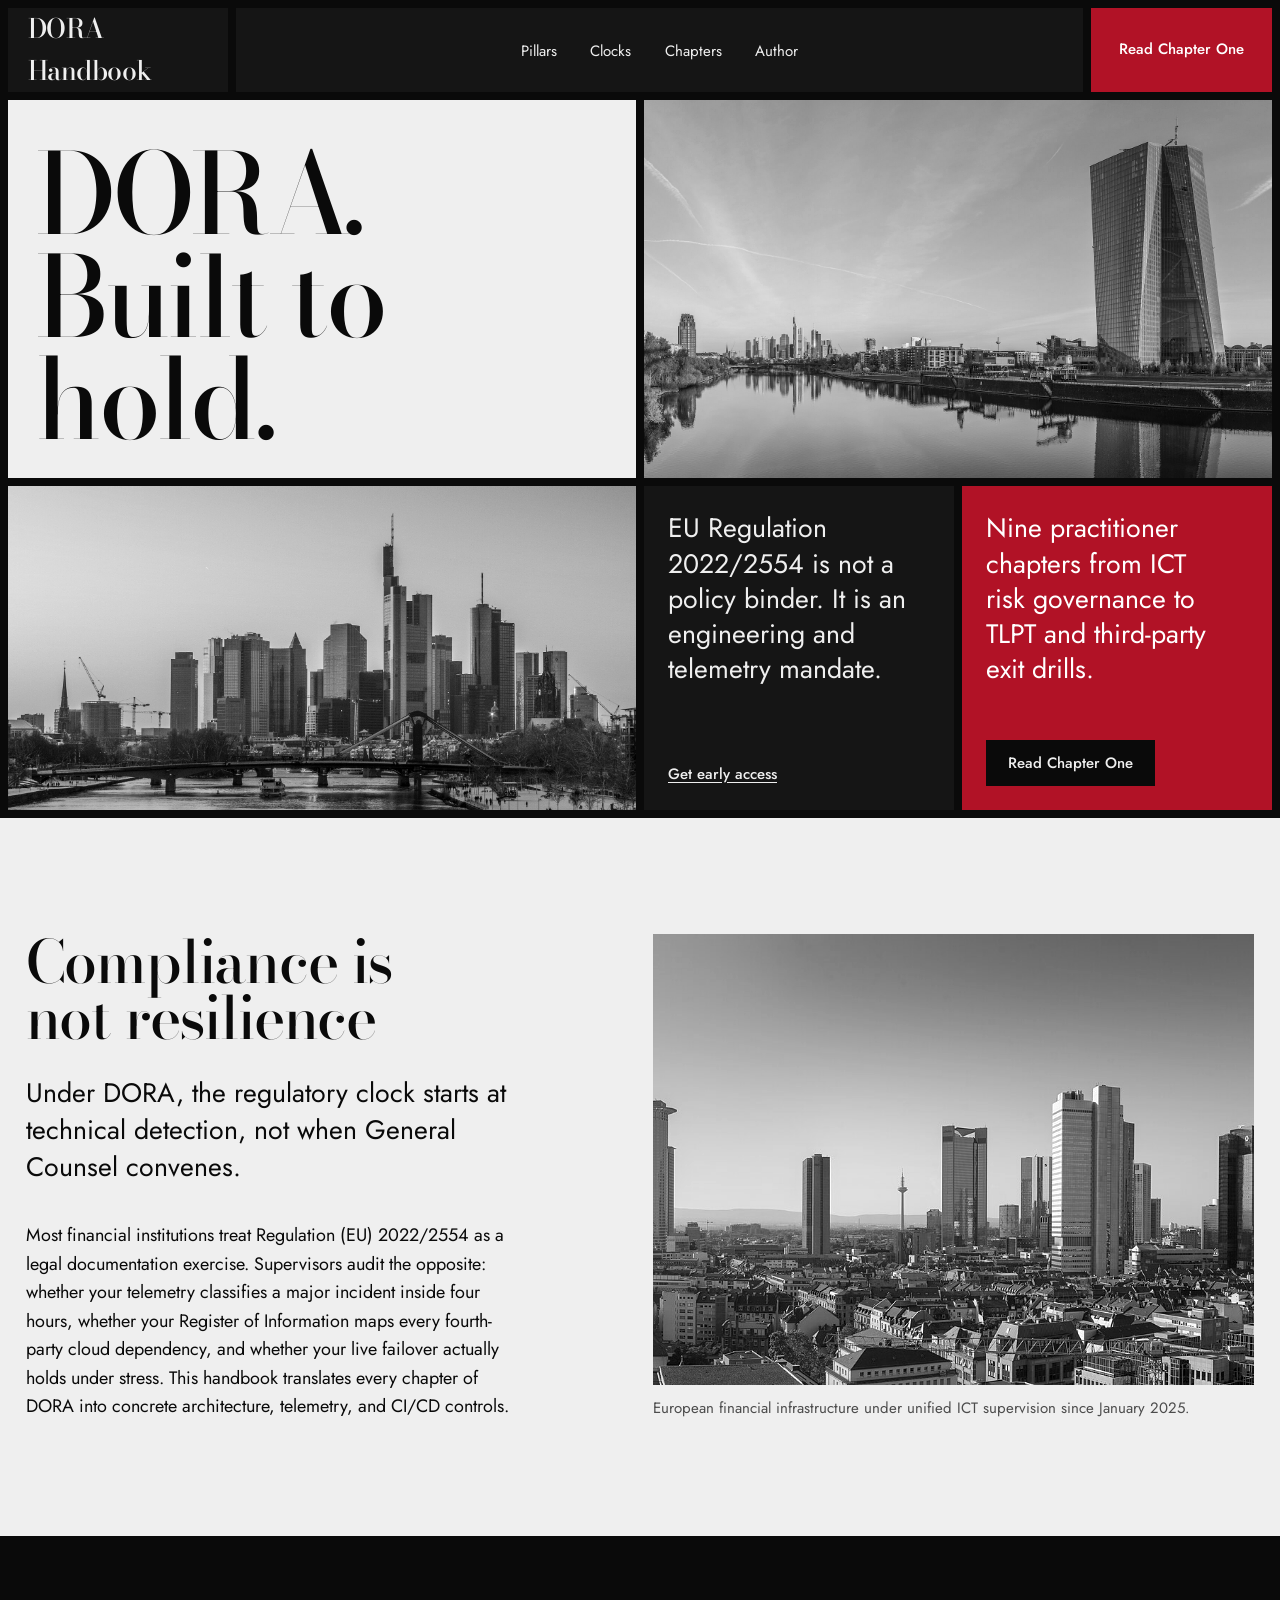
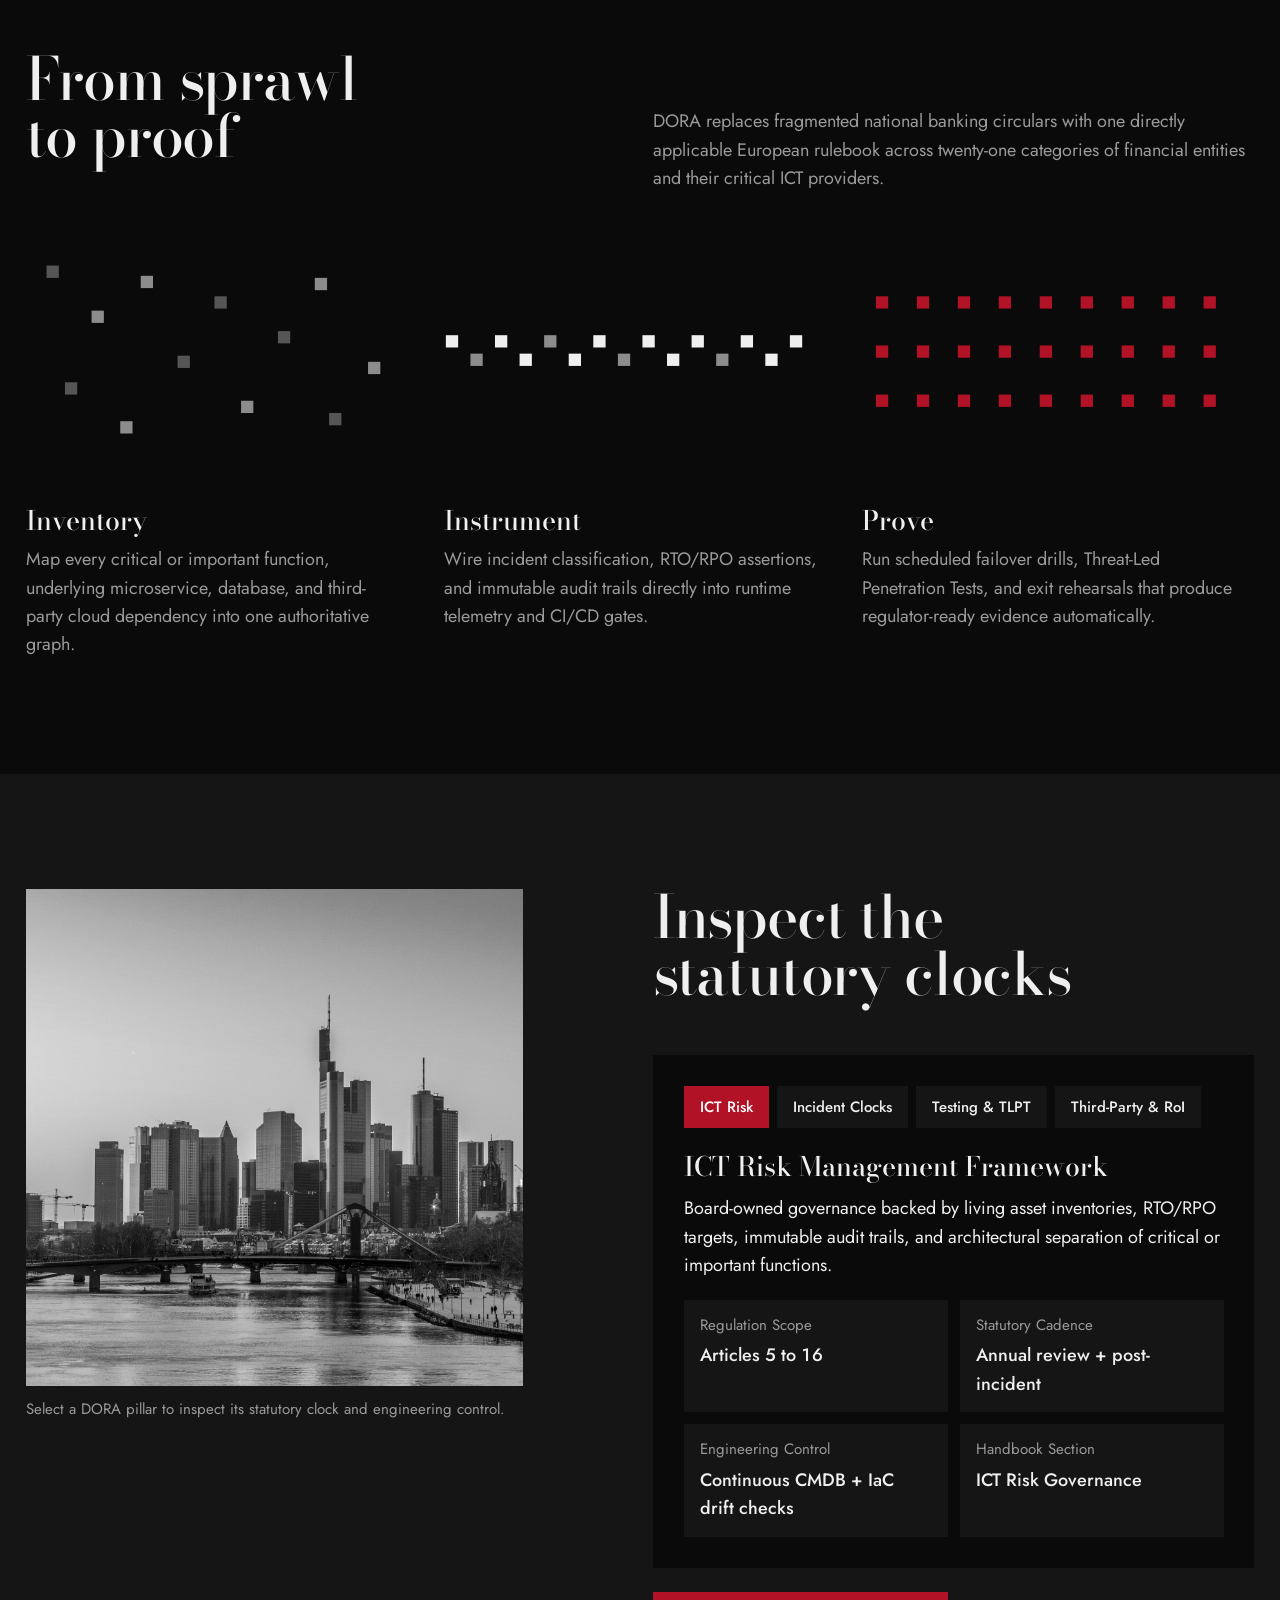
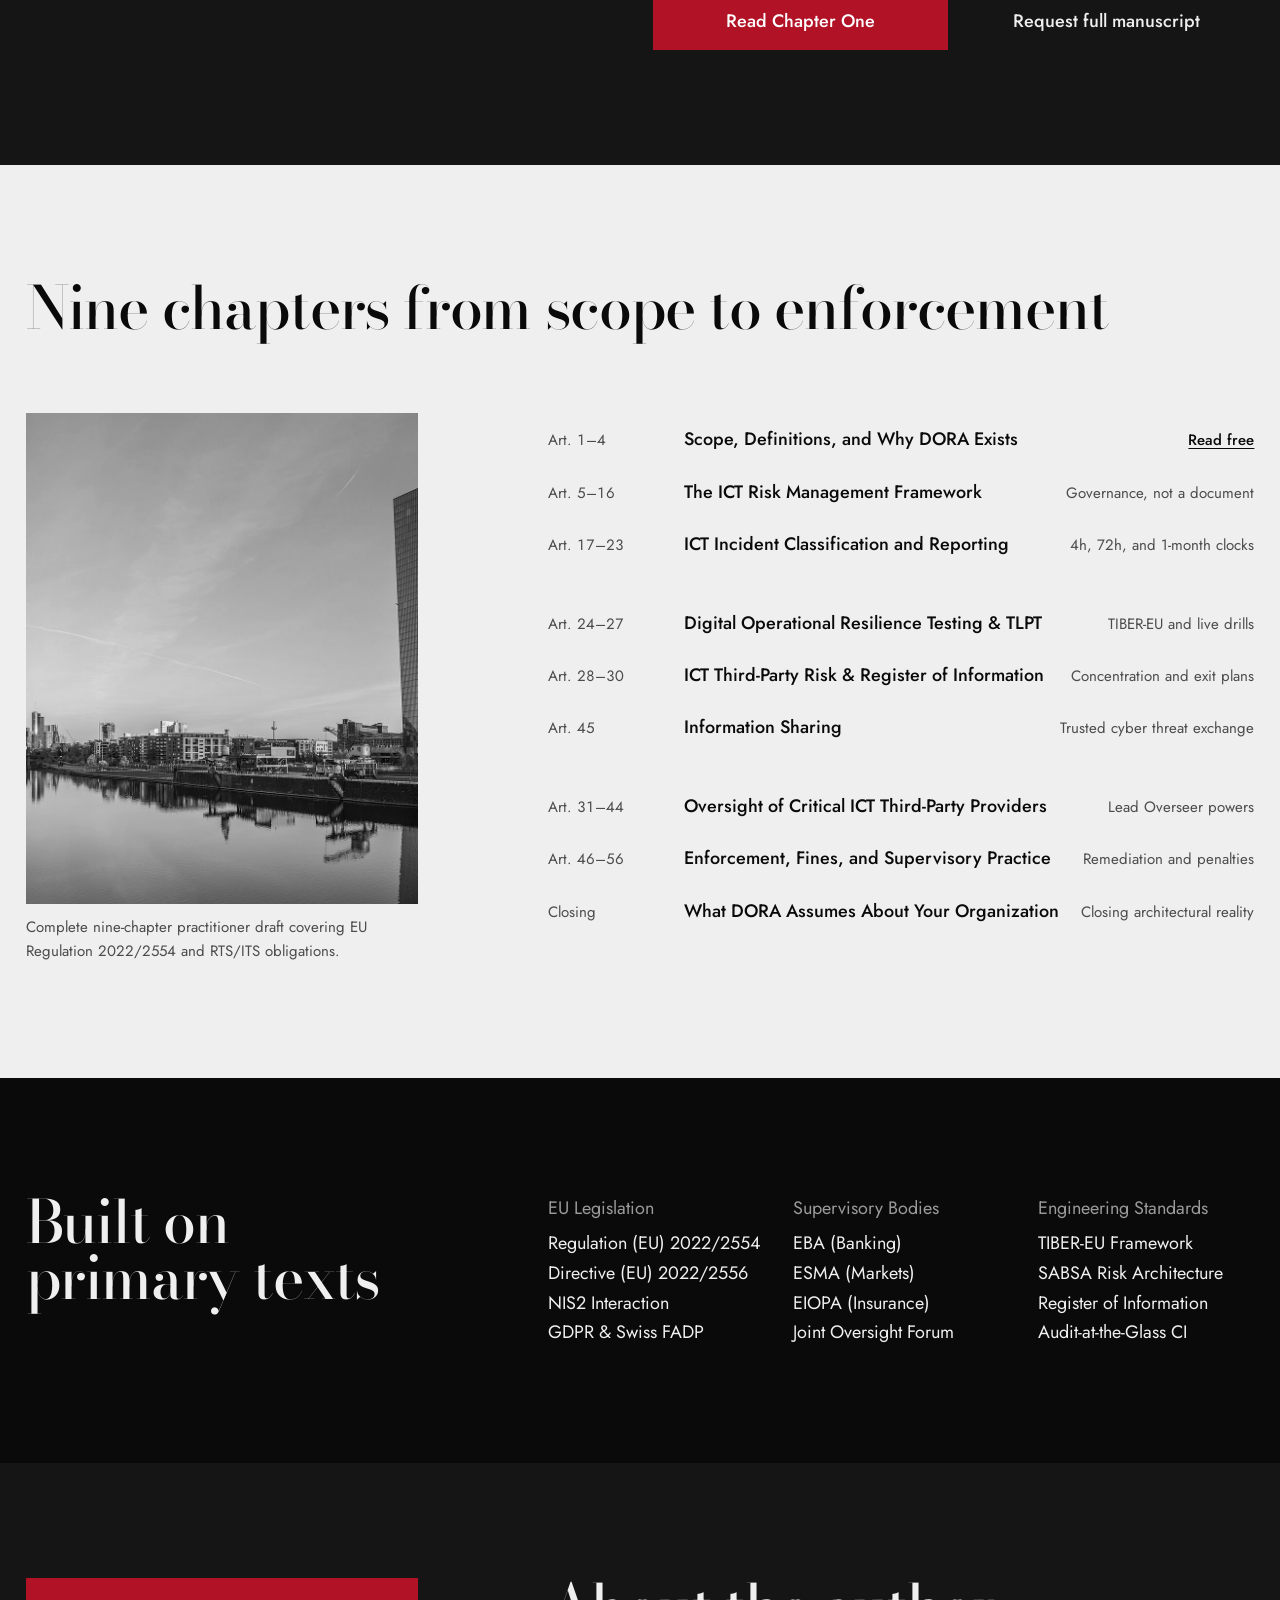
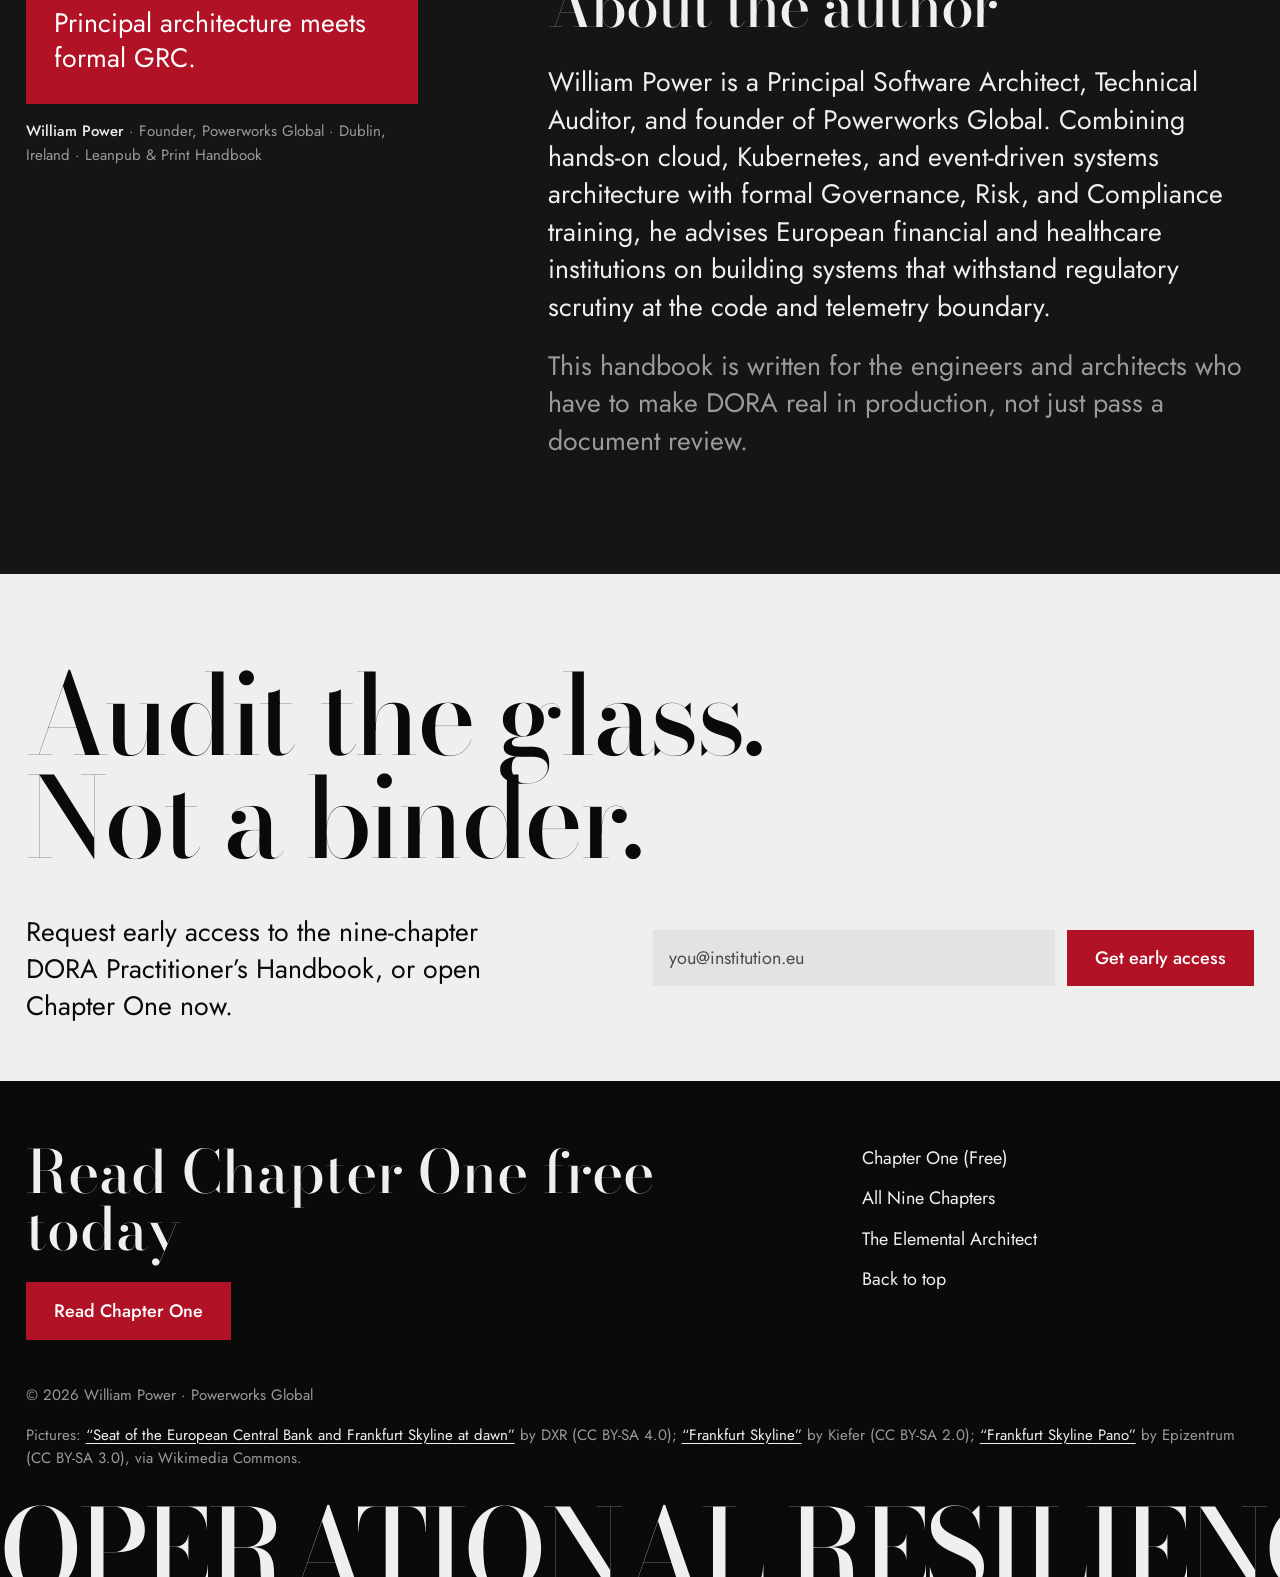
<file: docs/index.html>
<!DOCTYPE html>
<html lang="en">
<head>
  <meta charset="utf-8">
  <meta name="viewport" content="width=device-width, initial-scale=1">
  <title>Digital Operational Resilience — Practitioner’s Handbook</title>
  <meta name="description" content="An engineering and GRC practitioner’s field guide to EU Regulation 2022/2554 (DORA) for CTOs, architects, and financial institutions. By William Power.">
  <link rel="preconnect" href="https://fonts.googleapis.com">
  <link rel="preconnect" href="https://fonts.gstatic.com" crossorigin>
  <link href="https://fonts.googleapis.com/css2?family=Bodoni+Moda:ital,wght@0,500;1,500&family=Jost:wght@400;500&display=swap" rel="stylesheet">
  <link rel="stylesheet" href="styles.css">
</head>
<body>
  <!-- Hero: Two-by-two board -->
  <header id="top" class="board-shell">
    <div class="board-top">
      <a class="tile-brand" href="#top">DORA Handbook</a>
      <nav class="tile-nav" aria-label="Primary">
        <ul class="nav-links">
          <li><a href="#pillars">Pillars</a></li>
          <li><a href="#explorer">Clocks</a></li>
          <li><a href="#chapters">Chapters</a></li>
          <li><a href="#author">Author</a></li>
        </ul>
      </nav>
      <a class="tile-action" href="chapter-1.html">Read Chapter One</a>
    </div>

    <div class="board-grid">
      <div class="tile-title">
        <h1 class="hero-h1">DORA.<br>Built to hold.</h1>
      </div>

      <div class="tile-photo shutter-frame">
        <img class="photo-bw" src="assets/img/seat-of-the-european-central-bank-and.jpg" width="1920" height="1008" alt="Seat of the European Central Bank and Frankfurt financial skyline at dawn">
      </div>

      <div class="tile-photo">
        <img class="photo-bw" src="assets/img/frankfurt-skyline-16259801511.jpg" width="1920" height="1440" alt="European financial district towers in Frankfurt">
      </div>

      <div class="tile-split">
        <div class="tile-dark">
          <p class="tile-statement">EU Regulation 2022/2554 is not a policy binder. It is an engineering and telemetry mandate.</p>
          <a class="tile-cta-link" href="#get-the-book">Get early access</a>
        </div>

        <div class="tile-crimson">
          <p class="tile-statement">Nine practitioner chapters from ICT risk governance to TLPT and third-party exit drills.</p>
          <a class="btn-tile-dark" href="chapter-1.html">Read Chapter One</a>
        </div>
      </div>
    </div>
  </header>

  <main>
    <!-- Section 1: Intro — Paper field -->
    <section class="sec-intro" aria-labelledby="intro-head">
      <div class="wrap grid-12">
        <div class="intro-left">
          <div>
            <h2 id="intro-head" class="sec-head reveal">Compliance is not resilience</h2>
            <p class="intro-lead reveal" data-delay="70">
              Under DORA, the regulatory clock starts at technical detection, not when General Counsel convenes.
            </p>
          </div>
          <p class="intro-body reveal" data-delay="130">
            Most financial institutions treat Regulation (EU) 2022/2554 as a legal documentation exercise. Supervisors audit the opposite: whether your telemetry classifies a major incident inside four hours, whether your Register of Information maps every fourth-party cloud dependency, and whether your live failover actually holds under stress. This handbook translates every chapter of DORA into concrete architecture, telemetry, and CI/CD controls.
          </p>
        </div>

        <figure class="intro-right reveal" data-delay="160" style="margin: 0;">
          <img class="photo-bw" src="assets/img/frankfurt-skyline-pano-sudwest-20130618.jpg" width="1920" height="637" alt="Panoramic view of European banking towers across the Frankfurt skyline" loading="lazy" decoding="async">
          <figcaption class="caption">European financial infrastructure under unified ICT supervision since January 2025.</figcaption>
        </figure>
      </div>
    </section>

    <!-- Section 2: How it works — Many into one -->
    <section id="pillars" class="sec-pillars" aria-labelledby="pillars-head">
      <div class="wrap grid-12">
        <div class="pillars-intro">
          <h2 id="pillars-head" class="sec-head reveal">From sprawl to proof</h2>
        </div>
        <p class="pillars-note reveal" data-delay="60">
          DORA replaces fragmented national banking circulars with one directly applicable European rulebook across twenty-one categories of financial entities and their critical ICT providers.
        </p>

        <div class="pillars-svg-wrap reveal" data-delay="100" aria-hidden="true">
          <svg class="pillars-svg" viewBox="0 0 1200 220" fill="none" xmlns="http://www.w3.org/2000/svg">
            <!-- Scattered disorder (left) -->
            <rect x="20" y="24" width="12" height="12" fill="#555555"/>
            <rect x="64" y="68" width="12" height="12" fill="#8c8c8c"/>
            <rect x="38" y="138" width="12" height="12" fill="#555555"/>
            <rect x="112" y="34" width="12" height="12" fill="#8c8c8c"/>
            <rect x="148" y="112" width="12" height="12" fill="#555555"/>
            <rect x="92" y="176" width="12" height="12" fill="#8c8c8c"/>
            <rect x="184" y="54" width="12" height="12" fill="#555555"/>
            <rect x="210" y="156" width="12" height="12" fill="#8c8c8c"/>
            <rect x="246" y="88" width="12" height="12" fill="#555555"/>
            <rect x="282" y="36" width="12" height="12" fill="#8c8c8c"/>
            <rect x="296" y="168" width="12" height="12" fill="#555555"/>
            <rect x="334" y="118" width="12" height="12" fill="#8c8c8c"/>
            <!-- Compressed horizontal ribbon (middle) -->
            <rect x="410" y="92" width="12" height="12" fill="#efefef"/>
            <rect x="434" y="110" width="12" height="12" fill="#8c8c8c"/>
            <rect x="458" y="92" width="12" height="12" fill="#efefef"/>
            <rect x="482" y="110" width="12" height="12" fill="#efefef"/>
            <rect x="506" y="92" width="12" height="12" fill="#8c8c8c"/>
            <rect x="530" y="110" width="12" height="12" fill="#efefef"/>
            <rect x="554" y="92" width="12" height="12" fill="#efefef"/>
            <rect x="578" y="110" width="12" height="12" fill="#8c8c8c"/>
            <rect x="602" y="92" width="12" height="12" fill="#efefef"/>
            <rect x="626" y="110" width="12" height="12" fill="#efefef"/>
            <rect x="650" y="92" width="12" height="12" fill="#efefef"/>
            <rect x="674" y="110" width="12" height="12" fill="#8c8c8c"/>
            <rect x="698" y="92" width="12" height="12" fill="#efefef"/>
            <rect x="722" y="110" width="12" height="12" fill="#efefef"/>
            <rect x="746" y="92" width="12" height="12" fill="#efefef"/>
            <!-- Ordered crimson grid (right) -->
            <rect x="830" y="54" width="12" height="12" fill="#b11226"/>
            <rect x="870" y="54" width="12" height="12" fill="#b11226"/>
            <rect x="910" y="54" width="12" height="12" fill="#b11226"/>
            <rect x="950" y="54" width="12" height="12" fill="#b11226"/>
            <rect x="990" y="54" width="12" height="12" fill="#b11226"/>
            <rect x="1030" y="54" width="12" height="12" fill="#b11226"/>
            <rect x="1070" y="54" width="12" height="12" fill="#b11226"/>
            <rect x="1110" y="54" width="12" height="12" fill="#b11226"/>
            <rect x="1150" y="54" width="12" height="12" fill="#b11226"/>
            <rect x="830" y="102" width="12" height="12" fill="#b11226"/>
            <rect x="870" y="102" width="12" height="12" fill="#b11226"/>
            <rect x="910" y="102" width="12" height="12" fill="#b11226"/>
            <rect x="950" y="102" width="12" height="12" fill="#b11226"/>
            <rect x="990" y="102" width="12" height="12" fill="#b11226"/>
            <rect x="1030" y="102" width="12" height="12" fill="#b11226"/>
            <rect x="1070" y="102" width="12" height="12" fill="#b11226"/>
            <rect x="1110" y="102" width="12" height="12" fill="#b11226"/>
            <rect x="1150" y="102" width="12" height="12" fill="#b11226"/>
            <rect x="830" y="150" width="12" height="12" fill="#b11226"/>
            <rect x="870" y="150" width="12" height="12" fill="#b11226"/>
            <rect x="910" y="150" width="12" height="12" fill="#b11226"/>
            <rect x="950" y="150" width="12" height="12" fill="#b11226"/>
            <rect x="990" y="150" width="12" height="12" fill="#b11226"/>
            <rect x="1030" y="150" width="12" height="12" fill="#b11226"/>
            <rect x="1070" y="150" width="12" height="12" fill="#b11226"/>
            <rect x="1110" y="150" width="12" height="12" fill="#b11226"/>
            <rect x="1150" y="150" width="12" height="12" fill="#b11226"/>
          </svg>
        </div>

        <div class="pillars-cols">
          <div class="pillar-col reveal" data-delay="0">
            <h3>Inventory</h3>
            <p>Map every critical or important function, underlying microservice, database, and third-party cloud dependency into one authoritative graph.</p>
          </div>
          <div class="pillar-col reveal" data-delay="80">
            <h3>Instrument</h3>
            <p>Wire incident classification, RTO/RPO assertions, and immutable audit trails directly into runtime telemetry and CI/CD gates.</p>
          </div>
          <div class="pillar-col reveal" data-delay="160">
            <h3>Prove</h3>
            <p>Run scheduled failover drills, Threat-Led Penetration Tests, and exit rehearsals that produce regulator-ready evidence automatically.</p>
          </div>
        </div>
      </div>
    </section>

    <!-- Section 3: Showcase — Square plate + Live DORA Pillar & Clock Explorer -->
    <section id="explorer" class="sec-showcase" aria-labelledby="explorer-head">
      <div class="wrap grid-12">
        <div class="plate-left reveal">
          <img class="photo-bw" src="assets/img/frankfurt-skyline-16259801511.jpg" width="1920" height="1440" style="object-position: 62% center;" alt="High-contrast architectural study of Frankfurt banking towers" loading="lazy" decoding="async">
          <p class="caption-dark">Select a DORA pillar to inspect its statutory clock and engineering control.</p>
        </div>

        <div class="plate-right">
          <h2 id="explorer-head" class="sec-head reveal">Inspect the statutory clocks</h2>

          <div class="dora-explorer reveal" data-delay="80" data-ui>
            <div class="tab-row" role="group" aria-label="Choose a DORA pillar">
              <button type="button" class="dora-tab" data-pillar="risk" aria-pressed="true">ICT Risk</button>
              <button type="button" class="dora-tab" data-pillar="incidents" aria-pressed="false">Incident Clocks</button>
              <button type="button" class="dora-tab" data-pillar="testing" aria-pressed="false">Testing &amp; TLPT</button>
              <button type="button" class="dora-tab" data-pillar="thirdParty" aria-pressed="false">Third-Party &amp; RoI</button>
            </div>

            <p class="explorer-title" id="dora-title">ICT Risk Management Framework</p>
            <p class="explorer-desc" id="dora-desc">Board-owned governance backed by living asset inventories, RTO/RPO targets, immutable audit trails, and architectural separation of critical or important functions.</p>

            <div class="explorer-meta">
              <div class="meta-cell">
                <span class="meta-label">Regulation Scope</span>
                <span class="meta-val" id="dora-article">Articles 5 to 16</span>
              </div>
              <div class="meta-cell">
                <span class="meta-label">Statutory Cadence</span>
                <span class="meta-val" id="dora-clock">Annual review + post-incident</span>
              </div>
              <div class="meta-cell">
                <span class="meta-label">Engineering Control</span>
                <span class="meta-val" id="dora-control">Continuous CMDB + IaC drift checks</span>
              </div>
              <div class="meta-cell">
                <span class="meta-label">Handbook Section</span>
                <span class="meta-val" id="dora-chapter">ICT Risk Governance</span>
              </div>
            </div>
          </div>

          <div class="plate-actions reveal" data-delay="140">
            <a class="btn-primary" href="chapter-1.html">Read Chapter One</a>
            <a class="btn-secondary" href="#get-the-book">Request full manuscript</a>
          </div>
        </div>
      </div>
    </section>

    <!-- Section 4: List — Nine Chapters -->
    <section id="chapters" class="sec-chapters" aria-labelledby="chapters-head">
      <div class="wrap grid-12">
        <div class="chapters-head">
          <h2 id="chapters-head" class="sec-head reveal">Nine chapters from scope to enforcement</h2>
        </div>

        <div class="chapters-photo reveal" data-delay="60">
          <img class="photo-bw" src="assets/img/seat-of-the-european-central-bank-and.jpg" width="1920" height="1008" alt="European Central Bank headquarters in Frankfurt" loading="lazy" decoding="async">
          <p class="caption">Complete nine-chapter practitioner draft covering EU Regulation 2022/2554 and RTS/ITS obligations.</p>
        </div>

        <div class="chapters-col reveal" data-delay="100">
          <ul class="chapter-list">
            <li class="chapter-row">
              <span class="ch-art">Art. 1–4</span>
              <span class="ch-name">Scope, Definitions, and Why DORA Exists</span>
              <span class="ch-meta"><a class="ch-link" href="chapter-1.html">Read free</a></span>
            </li>
            <li class="chapter-row">
              <span class="ch-art">Art. 5–16</span>
              <span class="ch-name">The ICT Risk Management Framework</span>
              <span class="ch-meta">Governance, not a document</span>
            </li>
            <li class="chapter-row">
              <span class="ch-art">Art. 17–23</span>
              <span class="ch-name">ICT Incident Classification and Reporting</span>
              <span class="ch-meta">4h, 72h, and 1-month clocks</span>
            </li>

            <li class="chapter-row group-break">
              <span class="ch-art">Art. 24–27</span>
              <span class="ch-name">Digital Operational Resilience Testing &amp; TLPT</span>
              <span class="ch-meta">TIBER-EU and live drills</span>
            </li>
            <li class="chapter-row">
              <span class="ch-art">Art. 28–30</span>
              <span class="ch-name">ICT Third-Party Risk &amp; Register of Information</span>
              <span class="ch-meta">Concentration and exit plans</span>
            </li>
            <li class="chapter-row">
              <span class="ch-art">Art. 45</span>
              <span class="ch-name">Information Sharing</span>
              <span class="ch-meta">Trusted cyber threat exchange</span>
            </li>

            <li class="chapter-row group-break">
              <span class="ch-art">Art. 31–44</span>
              <span class="ch-name">Oversight of Critical ICT Third-Party Providers</span>
              <span class="ch-meta">Lead Overseer powers</span>
            </li>
            <li class="chapter-row">
              <span class="ch-art">Art. 46–56</span>
              <span class="ch-name">Enforcement, Fines, and Supervisory Practice</span>
              <span class="ch-meta">Remediation and penalties</span>
            </li>
            <li class="chapter-row">
              <span class="ch-art">Closing</span>
              <span class="ch-name">What DORA Assumes About Your Organization</span>
              <span class="ch-meta">Closing architectural reality</span>
            </li>
          </ul>
        </div>
      </div>
    </section>

    <!-- Section 5: Proof — Plain names in columns -->
    <section id="standards" class="sec-proof" aria-labelledby="proof-head">
      <div class="wrap grid-12">
        <div class="proof-left">
          <h2 id="proof-head" class="sec-head reveal">Built on primary texts</h2>
        </div>

        <div class="proof-cols reveal" data-delay="80">
          <ul class="proof-group">
            <li>EU Legislation</li>
            <li>Regulation (EU) 2022/2554</li>
            <li>Directive (EU) 2022/2556</li>
            <li>NIS2 Interaction</li>
            <li>GDPR &amp; Swiss FADP</li>
          </ul>
          <ul class="proof-group">
            <li>Supervisory Bodies</li>
            <li>EBA (Banking)</li>
            <li>ESMA (Markets)</li>
            <li>EIOPA (Insurance)</li>
            <li>Joint Oversight Forum</li>
          </ul>
          <ul class="proof-group">
            <li>Engineering Standards</li>
            <li>TIBER-EU Framework</li>
            <li>SABSA Risk Architecture</li>
            <li>Register of Information</li>
            <li>Audit-at-the-Glass CI</li>
          </ul>
        </div>
      </div>
    </section>

    <!-- Section 6: About — Author -->
    <section id="author" class="sec-about" aria-labelledby="about-head">
      <div class="wrap grid-12">
        <div class="about-left reveal">
          <div class="about-tile">
            <p>Principal architecture meets formal GRC.</p>
          </div>
          <div class="about-facts">
            <strong>William Power</strong> · Founder, Powerworks Global · Dublin, Ireland · Leanpub &amp; Print Handbook
          </div>
        </div>

        <div class="about-right reveal" data-delay="100">
          <h2 id="about-head" class="sec-head">About the author</h2>
          <p>
            William Power is a Principal Software Architect, Technical Auditor, and founder of Powerworks Global. Combining hands-on cloud, Kubernetes, and event-driven systems architecture with formal Governance, Risk, and Compliance training, he advises European financial and healthcare institutions on building systems that withstand regulatory scrutiny at the code and telemetry boundary.
          </p>
          <p>
            This handbook is written for the engineers and architects who have to make DORA real in production, not just pass a document review.
          </p>
        </div>
      </div>
    </section>

    <!-- Section 7: CTA — Inverted to paper -->
    <section id="get-the-book" class="sec-cta" aria-labelledby="cta-head">
      <div class="wrap">
        <h2 id="cta-head" class="cta-head reveal">Audit the glass.<br>Not a binder.</h2>
      </div>

      <div class="wrap grid-12 cta-bottom">
        <p class="cta-copy reveal" data-delay="70">
          Request early access to the nine-chapter DORA Practitioner’s Handbook, or open Chapter One now.
        </p>

        <form id="dora-access-form" class="cta-form reveal" data-delay="130" novalidate>
          <label for="dora-access-email" style="position:absolute;width:1px;height:1px;overflow:hidden;clip:rect(0,0,0,0);">Work or personal email</label>
          <input id="dora-access-email" class="cta-input" type="email" name="email" placeholder="you@institution.eu" autocomplete="email" required>
          <button type="submit" class="btn-primary">Get early access</button>
          <p id="dora-access-status" class="cta-status" role="status" aria-live="polite"></p>
        </form>
      </div>
    </section>
  </main>

  <!-- Section 8: Footer -->
  <footer class="site-footer">
    <div class="wrap grid-12 footer-top">
      <div class="footer-invite reveal">
        <h2>Read Chapter One free today</h2>
        <a class="btn-primary" href="chapter-1.html">Read Chapter One</a>
      </div>

      <ul class="footer-links reveal" data-delay="90">
        <li><a href="chapter-1.html">Chapter One (Free)</a></li>
        <li><a href="#chapters">All Nine Chapters</a></li>
        <li><a href="https://willpower-hadisfar.github.io/elemental-architect-site/">The Elemental Architect</a></li>
        <li><a href="#top">Back to top</a></li>
      </ul>
    </div>

    <div class="wrap footer-credits">
      <span>© 2026 William Power · Powerworks Global</span>
      <span>
        Pictures:
        <a href="https://commons.wikimedia.org/w/index.php?curid=41624392">“Seat of the European Central Bank and Frankfurt Skyline at dawn”</a> by DXR (CC BY-SA 4.0);
        <a href="https://commons.wikimedia.org/w/index.php?curid=38246596">“Frankfurt Skyline”</a> by Kiefer (CC BY-SA 2.0);
        <a href="https://commons.wikimedia.org/w/index.php?curid=26807270">“Frankfurt Skyline Pano”</a> by Epizentrum (CC BY-SA 3.0), via Wikimedia Commons.
      </span>
    </div>

    <p class="footer-wordmark" aria-hidden="true">OPERATIONAL RESILIENCE</p>
  </footer>

  <script src="app.js" defer></script>
</body>
</html>
</file>
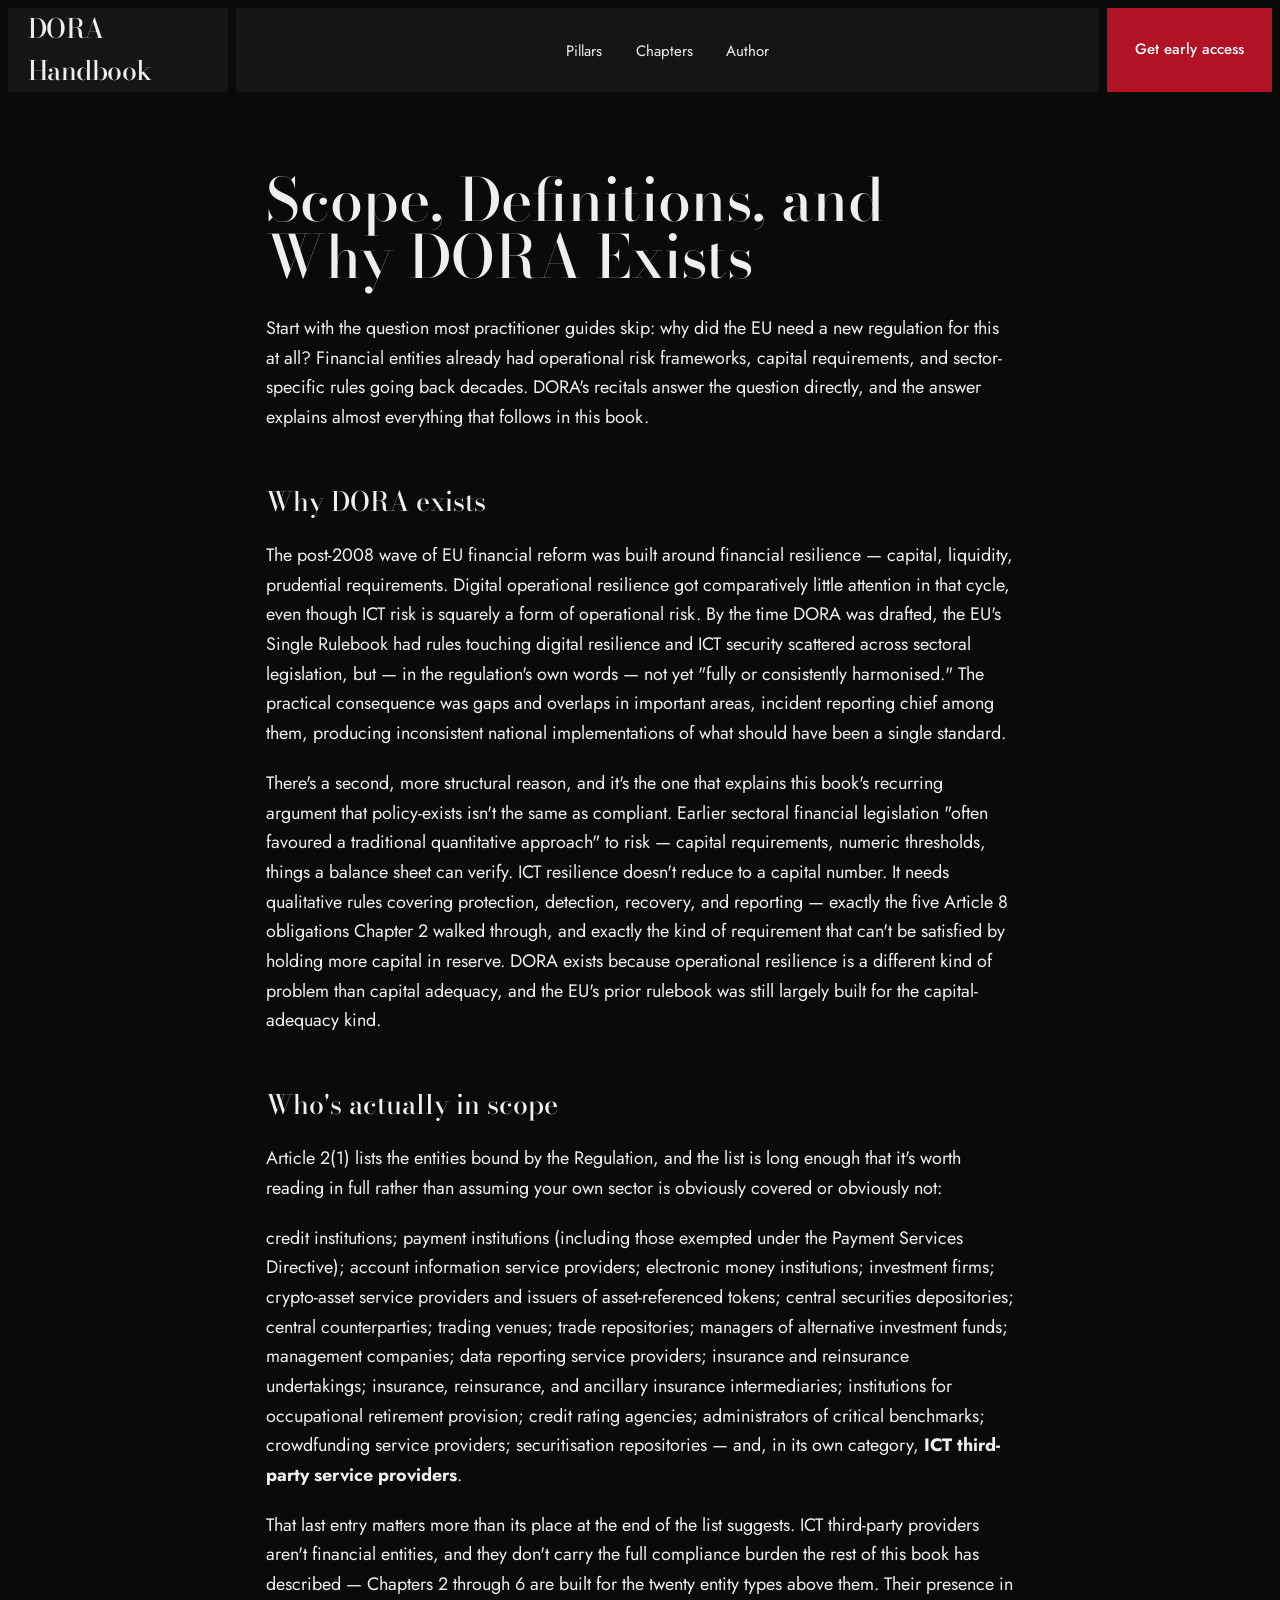
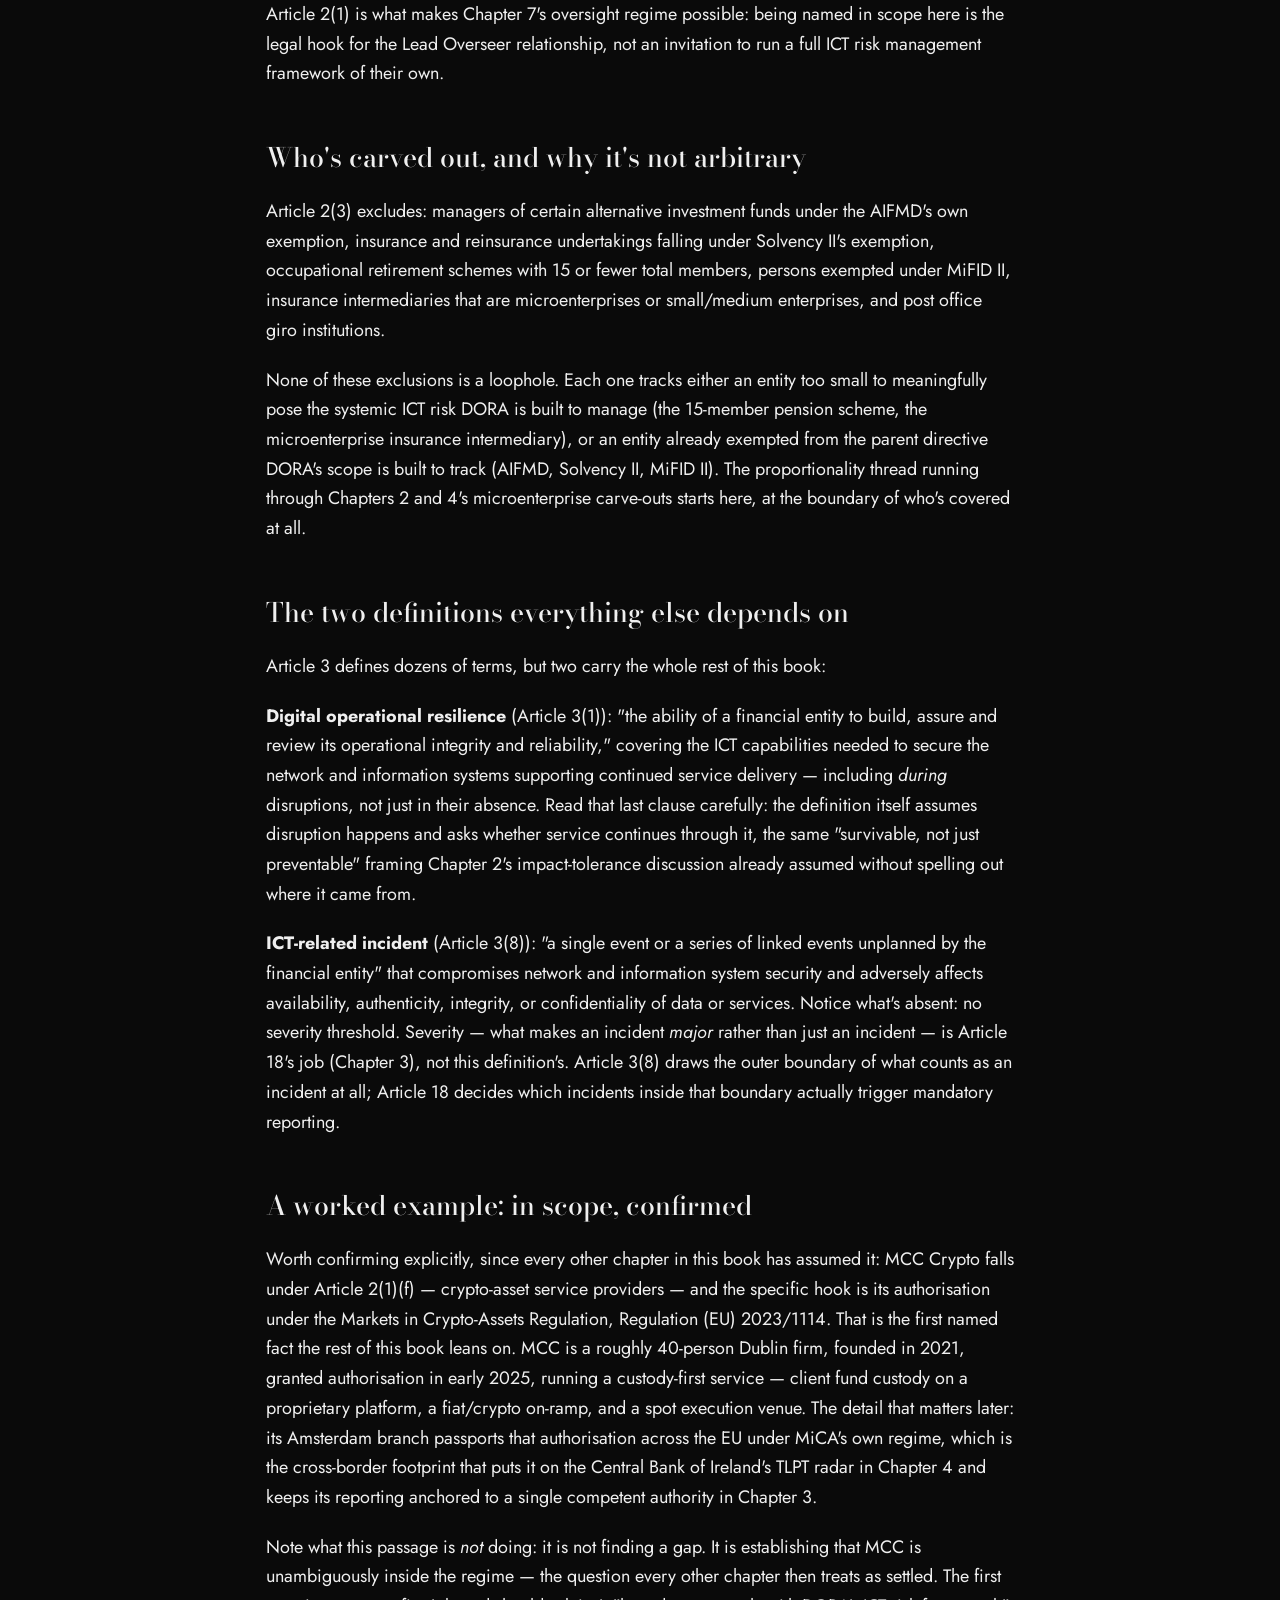
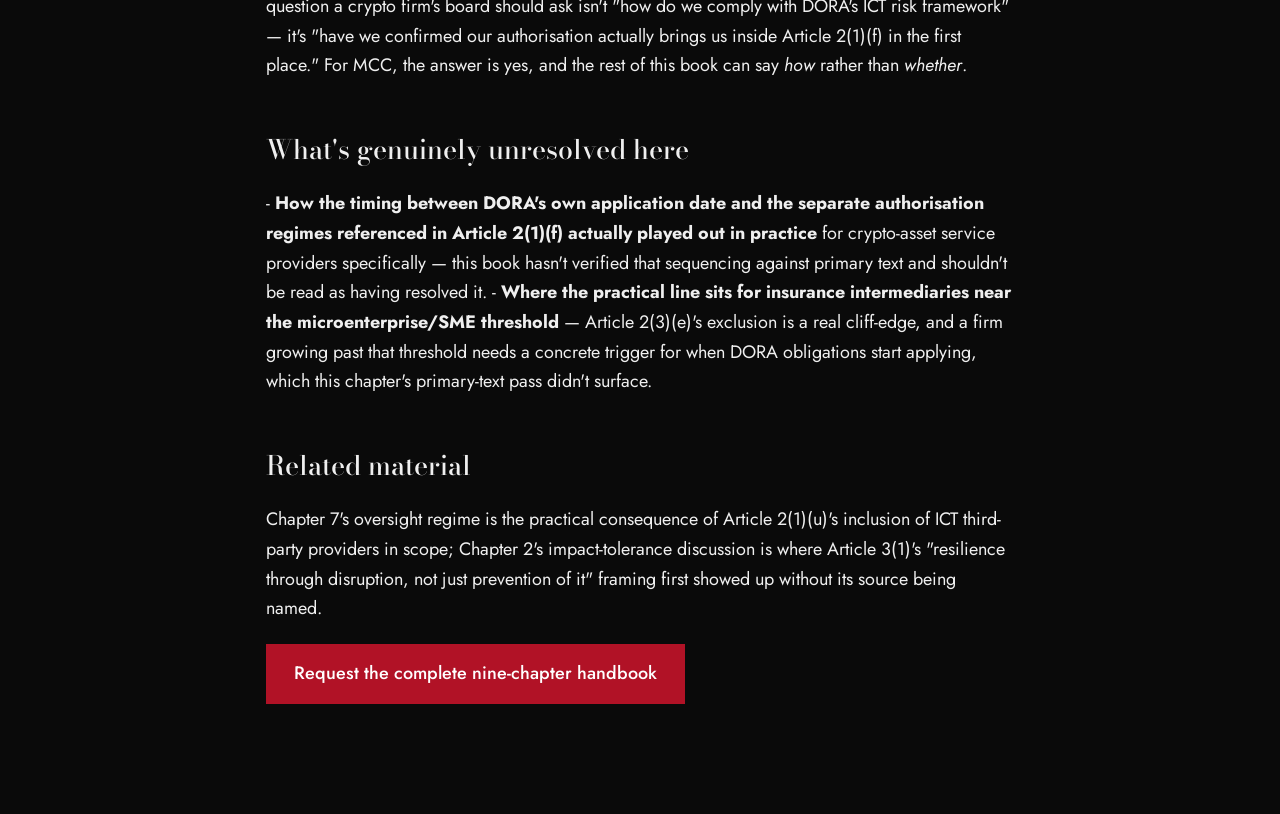
<file: docs/chapter-1.html>
<!DOCTYPE html>
<html lang="en">
<head>
  <meta charset="utf-8">
  <meta name="viewport" content="width=device-width, initial-scale=1">
  <title>Chapter One: Scope, Definitions, and Why DORA Exists</title>
  <meta name="description" content="Read Chapter One of Digital Operational Resilience: Practitioner's Handbook by William Power.">
  <link rel="preconnect" href="https://fonts.googleapis.com">
  <link rel="preconnect" href="https://fonts.gstatic.com" crossorigin>
  <link href="https://fonts.googleapis.com/css2?family=Bodoni+Moda:ital,wght@0,500;1,500&family=Jost:wght@400;500&display=swap" rel="stylesheet">
  <link rel="stylesheet" href="styles.css">
</head>
<body>
  <header class="board-shell">
    <div class="board-top">
      <a class="tile-brand" href="index.html">DORA Handbook</a>
      <nav class="tile-nav" aria-label="Primary">
        <ul class="nav-links">
          <li><a href="index.html#pillars">Pillars</a></li>
          <li><a href="index.html#chapters">Chapters</a></li>
          <li><a href="index.html#author">Author</a></li>
        </ul>
      </nav>
      <a class="tile-action" href="index.html#get-the-book">Get early access</a>
    </div>
  </header>

  <main class="wrap">
    <article class="reader-article">
      <h1>Scope, Definitions, and Why DORA Exists</h1>
      <p>Start with the question most practitioner guides skip: why did the EU need a new regulation for this at all? Financial entities already had operational risk frameworks, capital requirements, and sector-specific rules going back decades. DORA&#x27;s recitals answer the question directly, and the answer explains almost everything that follows in this book.</p>
      <h2>Why DORA exists</h2>
      <p>The post-2008 wave of EU financial reform was built around financial resilience — capital, liquidity, prudential requirements. Digital operational resilience got comparatively little attention in that cycle, even though ICT risk is squarely a form of operational risk. By the time DORA was drafted, the EU&#x27;s Single Rulebook had rules touching digital resilience and ICT security scattered across sectoral legislation, but — in the regulation&#x27;s own words — not yet &quot;fully or consistently harmonised.&quot; The practical consequence was gaps and overlaps in important areas, incident reporting chief among them, producing inconsistent national implementations of what should have been a single standard.</p>
      <p>There&#x27;s a second, more structural reason, and it&#x27;s the one that explains this book&#x27;s recurring argument that policy-exists isn&#x27;t the same as compliant. Earlier sectoral financial legislation &quot;often favoured a traditional quantitative approach&quot; to risk — capital requirements, numeric thresholds, things a balance sheet can verify. ICT resilience doesn&#x27;t reduce to a capital number. It needs qualitative rules covering protection, detection, recovery, and reporting — exactly the five Article 8 obligations Chapter 2 walked through, and exactly the kind of requirement that can&#x27;t be satisfied by holding more capital in reserve. DORA exists because operational resilience is a different kind of problem than capital adequacy, and the EU&#x27;s prior rulebook was still largely built for the capital-adequacy kind.</p>
      <h2>Who&#x27;s actually in scope</h2>
      <p>Article 2(1) lists the entities bound by the Regulation, and the list is long enough that it&#x27;s worth reading in full rather than assuming your own sector is obviously covered or obviously not:</p>
      <p>credit institutions; payment institutions (including those exempted under the Payment Services Directive); account information service providers; electronic money institutions; investment firms; crypto-asset service providers and issuers of asset-referenced tokens; central securities depositories; central counterparties; trading venues; trade repositories; managers of alternative investment funds; management companies; data reporting service providers; insurance and reinsurance undertakings; insurance, reinsurance, and ancillary insurance intermediaries; institutions for occupational retirement provision; credit rating agencies; administrators of critical benchmarks; crowdfunding service providers; securitisation repositories — and, in its own category, <strong>ICT third-party service providers</strong>.</p>
      <p>That last entry matters more than its place at the end of the list suggests. ICT third-party providers aren&#x27;t financial entities, and they don&#x27;t carry the full compliance burden the rest of this book has described — Chapters 2 through 6 are built for the twenty entity types above them. Their presence in Article 2(1) is what makes Chapter 7&#x27;s oversight regime possible: being named in scope here is the legal hook for the Lead Overseer relationship, not an invitation to run a full ICT risk management framework of their own.</p>
      <h2>Who&#x27;s carved out, and why it&#x27;s not arbitrary</h2>
      <p>Article 2(3) excludes: managers of certain alternative investment funds under the AIFMD&#x27;s own exemption, insurance and reinsurance undertakings falling under Solvency II&#x27;s exemption, occupational retirement schemes with 15 or fewer total members, persons exempted under MiFID II, insurance intermediaries that are microenterprises or small/medium enterprises, and post office giro institutions.</p>
      <p>None of these exclusions is a loophole. Each one tracks either an entity too small to meaningfully pose the systemic ICT risk DORA is built to manage (the 15-member pension scheme, the microenterprise insurance intermediary), or an entity already exempted from the parent directive DORA&#x27;s scope is built to track (AIFMD, Solvency II, MiFID II). The proportionality thread running through Chapters 2 and 4&#x27;s microenterprise carve-outs starts here, at the boundary of who&#x27;s covered at all.</p>
      <h2>The two definitions everything else depends on</h2>
      <p>Article 3 defines dozens of terms, but two carry the whole rest of this book:</p>
      <p><strong>Digital operational resilience</strong> (Article 3(1)): &quot;the ability of a financial entity to build, assure and review its operational integrity and reliability,&quot; covering the ICT capabilities needed to secure the network and information systems supporting continued service delivery — including <em>during</em> disruptions, not just in their absence. Read that last clause carefully: the definition itself assumes disruption happens and asks whether service continues through it, the same &quot;survivable, not just preventable&quot; framing Chapter 2&#x27;s impact-tolerance discussion already assumed without spelling out where it came from.</p>
      <p><strong>ICT-related incident</strong> (Article 3(8)): &quot;a single event or a series of linked events unplanned by the financial entity&quot; that compromises network and information system security and adversely affects availability, authenticity, integrity, or confidentiality of data or services. Notice what&#x27;s absent: no severity threshold. Severity — what makes an incident <em>major</em> rather than just an incident — is Article 18&#x27;s job (Chapter 3), not this definition&#x27;s. Article 3(8) draws the outer boundary of what counts as an incident at all; Article 18 decides which incidents inside that boundary actually trigger mandatory reporting.</p>
      <h2>A worked example: in scope, confirmed</h2>
      <p>Worth confirming explicitly, since every other chapter in this book has assumed it: MCC Crypto falls under Article 2(1)(f) — crypto-asset service providers — and the specific hook is its authorisation under the Markets in Crypto-Assets Regulation, Regulation (EU) 2023/1114. That is the first named fact the rest of this book leans on. MCC is a roughly 40-person Dublin firm, founded in 2021, granted authorisation in early 2025, running a custody-first service — client fund custody on a proprietary platform, a fiat/crypto on-ramp, and a spot execution venue. The detail that matters later: its Amsterdam branch passports that authorisation across the EU under MiCA&#x27;s own regime, which is the cross-border footprint that puts it on the Central Bank of Ireland&#x27;s TLPT radar in Chapter 4 and keeps its reporting anchored to a single competent authority in Chapter 3.</p>
      <p>Note what this passage is <em>not</em> doing: it is not finding a gap. It is establishing that MCC is unambiguously inside the regime — the question every other chapter then treats as settled. The first question a crypto firm&#x27;s board should ask isn&#x27;t &quot;how do we comply with DORA&#x27;s ICT risk framework&quot; — it&#x27;s &quot;have we confirmed our authorisation actually brings us inside Article 2(1)(f) in the first place.&quot; For MCC, the answer is yes, and the rest of this book can say <em>how</em> rather than <em>whether</em>.</p>
      <h2>What&#x27;s genuinely unresolved here</h2>
      <p>- <strong>How the timing between DORA&#x27;s own application date and the separate authorisation regimes referenced in Article 2(1)(f) actually played out in practice</strong> for crypto-asset service providers specifically — this book hasn&#x27;t verified that sequencing against primary text and shouldn&#x27;t be read as having resolved it.
- <strong>Where the practical line sits for insurance intermediaries near the microenterprise/SME threshold</strong> — Article 2(3)(e)&#x27;s exclusion is a real cliff-edge, and a firm growing past that threshold needs a concrete trigger for when DORA obligations start applying, which this chapter&#x27;s primary-text pass didn&#x27;t surface.</p>
      <h2>Related material</h2>
      <p>Chapter 7&#x27;s oversight regime is the practical consequence of Article 2(1)(u)&#x27;s inclusion of ICT third-party providers in scope; Chapter 2&#x27;s impact-tolerance discussion is where Article 3(1)&#x27;s &quot;resilience through disruption, not just prevention of it&quot; framing first showed up without its source being named.</p>
      <p><a class="btn-primary" href="index.html#get-the-book">Request the complete nine-chapter handbook</a></p>
    </article>
  </main>
</body>
</html>
</file>
<file: docs/styles.css>
:root {
  --bg: #0a0a0a;
  --surface: #151515;
  --ink: #efefef;
  --muted: #9a9a9a;
  --accent: #b11226;
  --accent-ink: #ffffff;
  --field-1: #efefef;
  --field-1-surface: #e3e3e3;
  --field-1-ink: #0a0a0a;
  --field-1-muted: #4c4c4c;

  --font-display: 'Bodoni Moda', Georgia, 'Times New Roman', serif;
  --font-body: 'Jost', -apple-system, BlinkMacSystemFont, sans-serif;

  /* Strictly 5 type sizes */
  --step-small: 0.9375rem;
  --step-body: 1.125rem;
  --step-lead: clamp(1.375rem, 1.15rem + 0.65vw, 1.6875rem);
  --step-head: clamp(2.25rem, 1.3rem + 3vw, 3.85rem);
  --step-hero: clamp(3rem, 1.2rem + 7.2vw, 7.2rem);

  --gutter: clamp(16px, 2vw, 28px);
  --section-gap: clamp(96px, 9vw, 148px);
}

*, *::before, *::after {
  box-sizing: border-box;
}

html {
  background: var(--bg);
  color: var(--ink);
  font-family: var(--font-body);
  font-size: 16px;
  scroll-behavior: smooth;
  -webkit-font-smoothing: antialiased;
}

body {
  margin: 0;
  background: var(--bg);
  color: var(--ink);
  font-size: var(--step-body);
  line-height: 1.58;
  overflow-x: clip;
}

img, svg {
  display: block;
  max-width: 100%;
  height: auto;
}

a {
  color: inherit;
  text-decoration-thickness: 1px;
  text-underline-offset: 0.2em;
}

a:focus-visible,
button:focus-visible,
input:focus-visible {
  outline: 2px solid var(--accent);
  outline-offset: 3px;
}

.photo-bw {
  filter: grayscale(1) contrast(1.08);
}

.wrap {
  width: 100%;
  max-width: 1440px;
  margin-inline: auto;
  padding-inline: var(--gutter);
}

.grid-12 {
  display: grid;
  grid-template-columns: repeat(12, minmax(0, 1fr));
  column-gap: var(--gutter);
}

/* Board Hero — Two-by-two board */
.board-shell {
  padding: 8px;
  display: flex;
  flex-direction: column;
  gap: 8px;
  background: var(--bg);
}

.board-top {
  display: grid;
  grid-template-columns: 220px 1fr auto;
  gap: 8px;
  min-height: 60px;
}

.tile-brand {
  background: var(--surface);
  color: var(--ink);
  display: flex;
  align-items: center;
  padding: 0 20px;
  font-family: var(--font-display);
  font-size: var(--step-lead);
  font-weight: 500;
  text-decoration: none;
  letter-spacing: -0.02em;
}

.tile-nav {
  background: var(--surface);
  display: flex;
  align-items: center;
  justify-content: center;
  padding: 0 24px;
}

.nav-links {
  list-style: none;
  margin: 0;
  padding: 0;
  display: flex;
  gap: clamp(18px, 2.6vw, 40px);
}

.nav-links a {
  text-decoration: none;
  font-size: var(--step-small);
  color: var(--ink);
  transition: opacity 160ms ease;
}

.nav-links a:hover {
  opacity: 0.65;
}

.tile-action {
  background: var(--accent);
  color: var(--accent-ink);
  display: inline-flex;
  align-items: center;
  justify-content: center;
  padding: 0 28px;
  font-size: var(--step-small);
  font-weight: 500;
  text-decoration: none;
  transition: background-color 160ms ease;
}

.tile-action:hover {
  background: #8e0e1e;
}

.board-grid {
  display: grid;
  grid-template-columns: 1fr 1fr;
  grid-template-rows: minmax(280px, 42vh) minmax(240px, 36vh);
  gap: 8px;
}

.tile-title {
  background: var(--field-1);
  color: var(--field-1-ink);
  padding: 28px;
  display: flex;
  flex-direction: column;
  justify-content: flex-end;
}

.hero-h1 {
  margin: 0;
  font-family: var(--font-display);
  font-weight: 500;
  font-size: var(--step-hero);
  line-height: 0.92;
  letter-spacing: -0.03em;
  color: var(--field-1-ink);
}

.tile-photo {
  background: var(--surface);
  overflow: hidden;
}

.tile-photo img {
  width: 100%;
  height: 100%;
  object-fit: cover;
}

.shutter-frame {
  clip-path: inset(0 0 0 0);
  animation: shutter-open 1.1s cubic-bezier(0.22, 1, 0.36, 1) both;
}

.shutter-frame img {
  animation: shutter-settle 1.1s cubic-bezier(0.22, 1, 0.36, 1) both;
}

@keyframes shutter-open {
  from { clip-path: inset(0 100% 0 0); }
  to { clip-path: inset(0 0 0 0); }
}

@keyframes shutter-settle {
  from { transform: scale(1.12); }
  to { transform: scale(1); }
}

.tile-split {
  display: grid;
  grid-template-columns: 1fr 1fr;
  gap: 8px;
}

.tile-dark {
  background: var(--surface);
  color: var(--ink);
  padding: 24px;
  display: flex;
  flex-direction: column;
  justify-content: space-between;
}

.tile-crimson {
  background: var(--accent);
  color: var(--accent-ink);
  padding: 24px;
  display: flex;
  flex-direction: column;
  justify-content: space-between;
}

.tile-statement {
  margin: 0;
  font-size: var(--step-lead);
  line-height: 1.32;
  text-wrap: pretty;
}

.tile-cta-link {
  font-size: var(--step-small);
  font-weight: 500;
  text-decoration: underline;
  align-self: flex-start;
}

.btn-tile-dark {
  display: inline-flex;
  align-items: center;
  justify-content: center;
  min-height: 46px;
  padding: 0 22px;
  background: var(--bg);
  color: var(--ink);
  font-size: var(--step-small);
  font-weight: 500;
  text-decoration: none;
  align-self: flex-start;
  transition: transform 160ms ease, opacity 160ms ease;
}

.btn-tile-dark:hover {
  transform: translateY(-1px);
  opacity: 0.9;
}

/* Headings */
h2.sec-head {
  margin: 0 0 28px;
  font-family: var(--font-display);
  font-weight: 500;
  font-size: var(--step-head);
  line-height: 0.96;
  letter-spacing: -0.02em;
  text-wrap: balance;
}

/* Buttons */
.btn-primary {
  display: inline-flex;
  align-items: center;
  justify-content: center;
  background: var(--accent);
  color: var(--accent-ink);
  border: 0;
  padding: 15px 28px;
  font-family: var(--font-body);
  font-size: var(--step-body);
  font-weight: 500;
  text-decoration: none;
  cursor: pointer;
  transition: transform 160ms ease, background-color 160ms ease;
}

.btn-primary:hover {
  background: #8e0e1e;
  transform: translateY(-2px);
}

.btn-secondary {
  display: inline-flex;
  align-items: center;
  justify-content: center;
  background: var(--surface);
  color: var(--ink);
  border: 0;
  padding: 15px 28px;
  font-family: var(--font-body);
  font-size: var(--step-body);
  font-weight: 500;
  text-decoration: none;
  cursor: pointer;
  transition: transform 160ms ease, background-color 160ms ease;
}

.btn-secondary:hover {
  background: #222222;
  transform: translateY(-2px);
}

/* Section 1 — Intro: Paper field with 42% vertical axis */
.sec-intro {
  background: var(--field-1);
  color: var(--field-1-ink);
  padding-block: var(--section-gap);
}

.intro-left {
  grid-column: 1 / 6;
  display: flex;
  flex-direction: column;
  justify-content: space-between;
  gap: 28px;
}

.intro-lead {
  margin: 0;
  font-size: var(--step-lead);
  line-height: 1.38;
  max-width: 34ch;
  text-wrap: pretty;
}

.intro-body {
  margin: 0;
  font-size: var(--step-body);
  max-width: 48ch;
  text-wrap: pretty;
}

.intro-right {
  grid-column: 7 / 13;
  overflow: hidden;
}

.intro-right img {
  width: 100%;
  aspect-ratio: 4 / 3;
  object-fit: cover;
  animation: slow-drift 18s ease-in-out infinite alternate;
}

@keyframes slow-drift {
  from { transform: scale(1) translate3d(0, 0, 0); }
  to { transform: scale(1.045) translate3d(-1%, -0.8%, 0); }
}

.caption {
  margin: 12px 0 0;
  font-size: var(--step-small);
  color: var(--field-1-muted);
}

.caption-dark {
  margin: 12px 0 0;
  font-size: var(--step-small);
  color: var(--muted);
}

/* Section 2 — How it works: Many into one */
.sec-pillars {
  padding-block: var(--section-gap);
  background: var(--bg);
}

.pillars-intro {
  grid-column: 1 / 6;
  margin-bottom: 48px;
}

.pillars-note {
  grid-column: 7 / 13;
  align-self: end;
  margin-bottom: 48px;
  color: var(--muted);
}

.pillars-svg-wrap {
  grid-column: 1 / 13;
  margin-bottom: 40px;
}

.pillars-svg {
  width: 100%;
  height: auto;
}

.pillars-cols {
  grid-column: 1 / 13;
  display: grid;
  grid-template-columns: repeat(3, minmax(0, 1fr));
  gap: var(--gutter);
}

.pillar-col h3 {
  margin: 0 0 10px;
  font-family: var(--font-display);
  font-weight: 500;
  font-size: var(--step-lead);
  line-height: 1.1;
}

.pillar-col p {
  margin: 0;
  color: var(--muted);
  max-width: 34ch;
}

/* Section 3 — Showcase: Square plate + Interactive DORA Clock & Pillar Explorer */
.sec-showcase {
  padding-block: var(--section-gap);
  background: var(--surface);
}

.plate-left {
  grid-column: 1 / 6;
}

.plate-left img {
  width: 100%;
  aspect-ratio: 1 / 1;
  object-fit: cover;
}

.plate-right {
  grid-column: 7 / 13;
  display: flex;
  flex-direction: column;
  justify-content: space-between;
  gap: 24px;
}

.dora-explorer {
  background: var(--bg);
  padding: clamp(20px, 2.4vw, 32px);
}

.tab-row {
  display: flex;
  flex-wrap: wrap;
  gap: 8px;
  margin-bottom: 24px;
}

.dora-tab {
  background: var(--surface);
  color: var(--ink);
  border: 0;
  padding: 10px 16px;
  font-family: var(--font-body);
  font-size: var(--step-small);
  font-weight: 500;
  cursor: pointer;
  transition: background-color 160ms ease, color 160ms ease, transform 160ms ease;
}

.dora-tab:hover {
  transform: translateY(-1px);
}

.dora-tab[aria-pressed="true"] {
  background: var(--accent);
  color: var(--accent-ink);
}

.explorer-title {
  margin: 0 0 12px;
  font-family: var(--font-display);
  font-weight: 500;
  font-size: var(--step-lead);
  line-height: 1.15;
}

.explorer-desc {
  margin: 0 0 20px;
  color: var(--ink);
  max-width: 50ch;
}

.explorer-meta {
  display: grid;
  grid-template-columns: repeat(2, minmax(0, 1fr));
  gap: 12px;
}

.meta-cell {
  background: var(--surface);
  padding: 14px 16px;
}

.meta-label {
  display: block;
  font-size: var(--step-small);
  color: var(--muted);
  margin-bottom: 4px;
}

.meta-val {
  display: block;
  font-size: var(--step-body);
  font-weight: 500;
  color: var(--ink);
  font-variant-numeric: tabular-nums;
}

.plate-actions {
  display: grid;
  grid-template-columns: 1fr 1fr;
  gap: 12px;
}

/* Section 4 — List: Nine Chapters pushed right */
.sec-chapters {
  padding-block: var(--section-gap);
  background: var(--field-1);
  color: var(--field-1-ink);
}

.chapters-head {
  grid-column: 1 / 13;
  margin-bottom: 48px;
}

.chapters-photo {
  grid-column: 1 / 5;
  align-self: end;
}

.chapters-photo img {
  width: 100%;
  aspect-ratio: 4 / 5;
  object-fit: cover;
}

.chapters-col {
  grid-column: 6 / 13;
}

.chapter-list {
  list-style: none;
  margin: 0;
  padding: 0;
}

.chapter-row {
  display: grid;
  grid-template-columns: 120px 1fr auto;
  gap: 16px;
  align-items: baseline;
  padding-block: 12px;
}

.chapter-row.group-break {
  margin-top: 26px;
}

.ch-art {
  font-size: var(--step-small);
  color: var(--field-1-muted);
  font-variant-numeric: tabular-nums;
}

.ch-name {
  font-size: var(--step-body);
  font-weight: 500;
  color: var(--field-1-ink);
}

.ch-meta {
  font-size: var(--step-small);
  color: var(--field-1-muted);
  text-align: right;
}

.ch-link {
  color: var(--field-1-ink);
  font-weight: 500;
  text-decoration: underline;
}

/* Section 5 — Proof: Plain names in columns */
.sec-proof {
  padding-block: var(--section-gap);
  background: var(--bg);
}

.proof-left {
  grid-column: 1 / 5;
}

.proof-cols {
  grid-column: 6 / 13;
  display: grid;
  grid-template-columns: repeat(3, minmax(0, 1fr));
  gap: 28px;
}

.proof-group {
  list-style: none;
  margin: 0;
  padding: 0;
}

.proof-group li {
  font-size: var(--step-body);
  line-height: 1.65;
  color: var(--ink);
}

.proof-group li:first-child {
  color: var(--muted);
  margin-bottom: 6px;
}

/* Section 6 — About: Author */
.sec-about {
  padding-block: var(--section-gap);
  background: var(--surface);
}

.about-left {
  grid-column: 1 / 5;
  display: flex;
  flex-direction: column;
  gap: 16px;
}

.about-tile {
  background: var(--accent);
  color: var(--accent-ink);
  padding: 28px;
}

.about-tile p {
  margin: 0;
  font-size: var(--step-lead);
  line-height: 1.3;
}

.about-facts {
  font-size: var(--step-small);
  color: var(--muted);
}

.about-facts strong {
  color: var(--ink);
  font-weight: 500;
}

.about-right {
  grid-column: 6 / 13;
}

.about-right p {
  margin: 0 0 22px;
  font-size: var(--step-lead);
  line-height: 1.4;
  text-wrap: pretty;
}

.about-right p:last-child {
  margin-bottom: 0;
  color: var(--muted);
}

/* Section 7 — CTA: Inverted to paper */
.sec-cta {
  background: var(--field-1);
  color: var(--field-1-ink);
  padding-block: clamp(88px, 10vh, 136px) clamp(56px, 6vh, 84px);
}

.cta-head {
  margin: 0;
  font-family: var(--font-display);
  font-weight: 500;
  font-size: var(--step-hero);
  line-height: 0.92;
  letter-spacing: -0.03em;
  color: var(--field-1-ink);
}

.cta-bottom {
  margin-top: clamp(36px, 5vh, 64px);
  align-items: end;
}

.cta-copy {
  grid-column: 1 / 6;
  margin: 0;
  font-size: var(--step-lead);
  line-height: 1.38;
  max-width: 34ch;
}

.cta-form {
  grid-column: 7 / 13;
  display: flex;
  flex-wrap: wrap;
  gap: 12px;
  justify-content: flex-end;
  align-items: stretch;
}

.cta-input {
  flex: 1 1 240px;
  min-height: 54px;
  padding: 12px 16px;
  background: var(--field-1-surface);
  color: var(--field-1-ink);
  border: 0;
  font-family: var(--font-body);
  font-size: var(--step-body);
}

.cta-input::placeholder {
  color: var(--field-1-muted);
}

.cta-status {
  flex: 1 0 100%;
  margin: 6px 0 0;
  font-size: var(--step-small);
  color: var(--field-1-muted);
  text-align: right;
  min-height: 1.4em;
}

/* Section 8 — Footer */
.site-footer {
  background: var(--bg);
  color: var(--ink);
  padding-top: clamp(56px, 7vh, 92px);
  overflow: hidden;
}

.footer-top {
  padding-bottom: 44px;
  align-items: start;
}

.footer-invite {
  grid-column: 1 / 8;
}

.footer-invite h2 {
  margin: 0 0 24px;
  font-family: var(--font-display);
  font-weight: 500;
  font-size: var(--step-head);
  line-height: 0.96;
}

.footer-links {
  grid-column: 9 / 13;
  list-style: none;
  margin: 0;
  padding: 0;
  display: flex;
  flex-direction: column;
  gap: 12px;
}

.footer-links a {
  text-decoration: none;
  font-size: var(--step-body);
  color: var(--ink);
}

.footer-credits {
  display: flex;
  flex-wrap: wrap;
  justify-content: space-between;
  gap: 16px;
  font-size: var(--step-small);
  color: var(--muted);
  padding-bottom: 12px;
}

.footer-credits a {
  color: var(--ink);
}

.footer-wordmark {
  margin: 0;
  font-family: var(--font-display);
  font-weight: 500;
  font-size: var(--step-hero);
  line-height: 0.84;
  letter-spacing: -0.03em;
  white-space: nowrap;
  transform: translateY(22%);
  user-select: none;
}

/* Progressive reveal */
.reveal {
  transition: opacity 600ms cubic-bezier(0.22, 1, 0.36, 1),
              transform 600ms cubic-bezier(0.22, 1, 0.36, 1);
}

html.js-ready .reveal:not(.is-visible) {
  opacity: 0;
  transform: translateY(20px);
}

html.js-ready .reveal.is-visible {
  opacity: 1;
  transform: translateY(0);
}

/* Reader page */
.reader-article {
  max-width: 68ch;
  margin-inline: auto;
  padding-block: clamp(48px, 8vh, 96px) clamp(80px, 10vh, 140px);
}

.reader-article h1 {
  font-family: var(--font-display);
  font-weight: 500;
  font-size: var(--step-head);
  line-height: 0.96;
  margin: 0 0 28px;
}

.reader-article h2 {
  font-family: var(--font-display);
  font-weight: 500;
  font-size: var(--step-lead);
  margin: 48px 0 18px;
}

.reader-article p {
  font-size: var(--step-body);
  line-height: 1.65;
  margin: 0 0 20px;
}

/* Tablet */
@media (max-width: 960px) {
  .board-top { grid-template-columns: 1fr auto; }
  .tile-nav { display: none; }
  .board-grid { grid-template-columns: 1fr; grid-template-rows: auto; }
  .tile-title { min-height: 200px; }
  .tile-photo { aspect-ratio: 16 / 9; }

  .intro-left { grid-column: 1 / 13; margin-bottom: 32px; }
  .intro-right { grid-column: 1 / 13; }

  .pillars-intro { grid-column: 1 / 13; margin-bottom: 20px; }
  .pillars-note { grid-column: 1 / 13; margin-bottom: 32px; }
  .pillars-cols { grid-template-columns: 1fr; }

  .plate-left { grid-column: 1 / 13; margin-bottom: 32px; }
  .plate-right { grid-column: 1 / 13; }

  .chapters-photo { grid-column: 1 / 13; order: 2; margin-top: 32px; }
  .chapters-photo img { aspect-ratio: 16 / 10; }
  .chapters-col { grid-column: 1 / 13; order: 1; }

  .proof-left { grid-column: 1 / 13; margin-bottom: 28px; }
  .proof-cols { grid-column: 1 / 13; grid-template-columns: repeat(2, minmax(0, 1fr)); }

  .about-left { grid-column: 1 / 13; margin-bottom: 28px; }
  .about-right { grid-column: 1 / 13; }

  .cta-copy { grid-column: 1 / 13; margin-bottom: 24px; }
  .cta-form { grid-column: 1 / 13; justify-content: flex-start; }
  .cta-status { text-align: left; }

  .footer-invite { grid-column: 1 / 13; margin-bottom: 32px; }
  .footer-links { grid-column: 1 / 13; flex-direction: row; flex-wrap: wrap; gap: 20px; }
}

/* Phone */
@media (max-width: 600px) {
  .tile-split { grid-template-columns: 1fr; }
  .explorer-meta { grid-template-columns: 1fr; }
  .plate-actions { grid-template-columns: 1fr; }
  .chapter-row { grid-template-columns: 1fr auto; }
  .ch-art { grid-column: 1 / 3; margin-bottom: -10px; }
  .proof-cols { grid-template-columns: 1fr; }
  .cta-form .btn-primary { width: 100%; }
}

@media (prefers-reduced-motion: reduce) {
  html { scroll-behavior: auto; }
  .shutter-frame, .shutter-frame img, .intro-right img { animation: none; }
  .reveal { transition: none; opacity: 1 !important; transform: none !important; }
}
</file>
